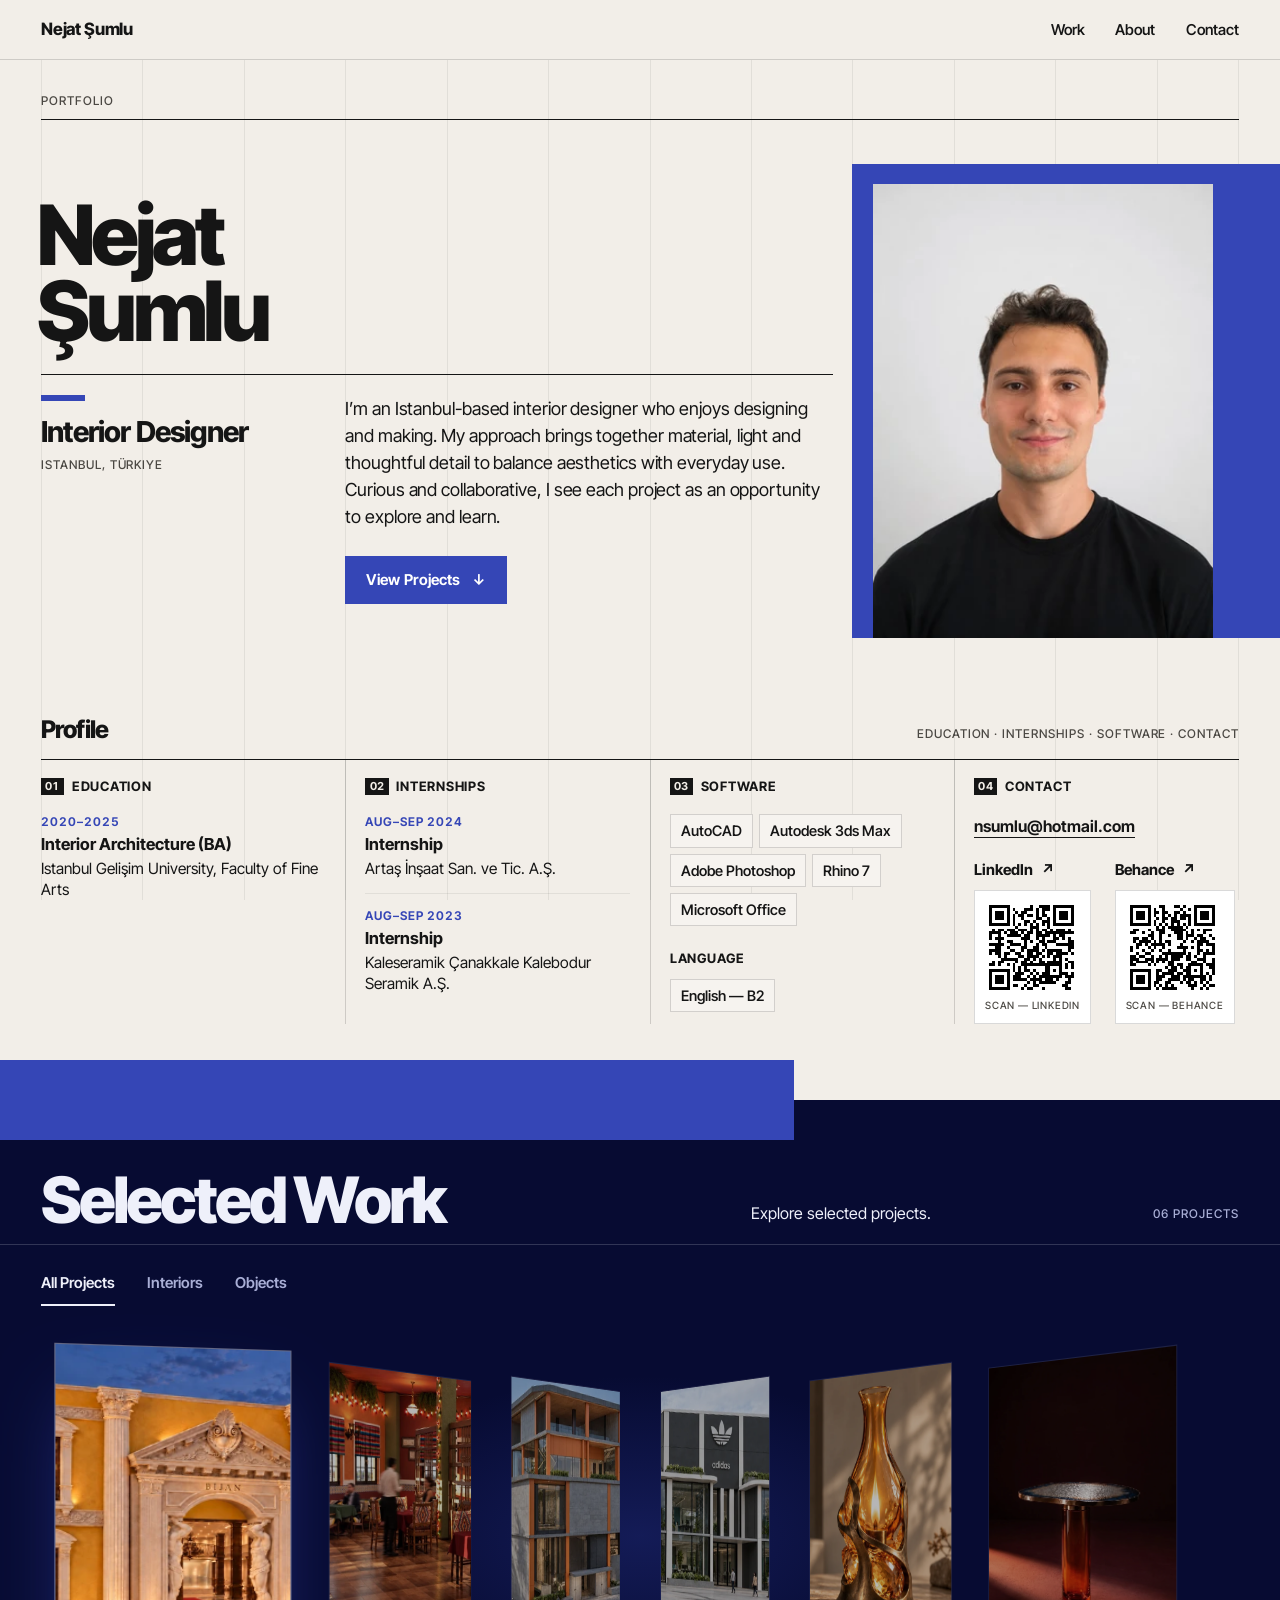
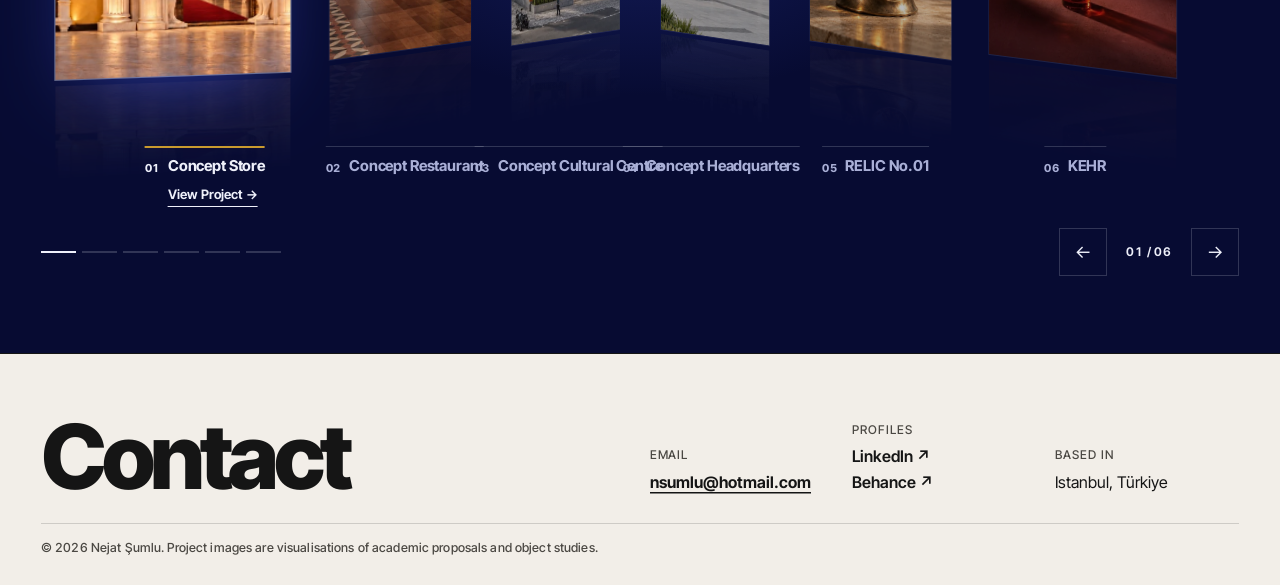
<file: index.html>
<!doctype html>
<html lang="en">
<head>
  <meta charset="utf-8">
  <meta name="viewport" content="width=device-width, initial-scale=1, viewport-fit=cover">
  <title>Nejat Şumlu — Interior Designer</title>
  <meta name="description" content="Nejat Şumlu is an Istanbul-based interior designer. Selected work: Concept Store, Concept Restaurant, Concept Cultural Centre, Concept Headquarters and RELIC No.01.">
  <meta property="og:title" content="Nejat Şumlu — Interior Designer">
  <meta property="og:description" content="Portfolio of Nejat Şumlu, interior designer based in Istanbul.">
  <meta property="og:type" content="website">
  <meta name="theme-color" content="#F2EEE8">
  <link rel="icon" href="assets/favicon.svg?v=original-2" type="image/svg+xml">
  <link rel="preload" href="assets/fonts/inter-tight-var.woff" as="font" type="font/woff" crossorigin>
  <link rel="stylesheet" href="assets/css/site.css?v=kehr-noflash-20261102">
  <script>document.documentElement.classList.add('js');</script>
</head>
<body class="page-home">
  <a class="skip-link" href="#work">Skip to projects</a>
  <div class="gridlines" aria-hidden="true"><span></span><span></span><span></span><span></span><span></span><span></span><span></span><span></span><span></span><span></span><span></span><span></span></div>

  <header class="site-header">
    <div class="wrap site-header__inner">
      <a class="wordmark" href="./" aria-label="Nejat Şumlu — home">Nejat Şumlu</a>
      <nav class="site-nav" aria-label="Primary">
        <a href="#work">Work</a>
        <a href="#about">About</a>
        <a href="#contact">Contact</a>
      </nav>
    </div>
  </header>

  <main>
    <!-- ============================================================ OPENING / CV -->
    <section class="opening" id="about" aria-labelledby="name">
      <div class="wrap opening__grid">
        <p class="opening__index meta" aria-hidden="true"><span>Portfolio</span></p>

        <h1 class="opening__name" id="name"><span class="line">Nejat</span><span class="line">Şumlu</span></h1>

        <div class="opening__lead">
          <div class="opening__role">
            <p class="role">Interior Designer</p>
            <p class="meta" data-bind="location"></p>
          </div>
          <div class="opening__intro">
            <p class="intro" data-bind="intro"></p>
            <div class="actions">
              <a class="btn btn--solid" href="#work">View Projects <span aria-hidden="true">↓</span></a>
            </div>
          </div>
        </div>

        <figure class="opening__portrait">
          <div class="portrait-block">
            <img data-bind="portrait" alt="" width="326" height="435" decoding="async" fetchpriority="high">
          </div>
        </figure>

        <div class="cv-head">
          <h2 id="cv-title">Profile</h2>
          <p class="meta">Education · Internships · Software · Contact</p>
        </div>
        <div class="cv-strip" role="group" aria-labelledby="cv-title">
          <section class="cv-col">
            <h2 class="cv-col__head"><span class="num">01</span>Education</h2>
            <ul class="cv-list" data-list="education"></ul>
          </section>
          <section class="cv-col">
            <h2 class="cv-col__head"><span class="num">02</span>Internships</h2>
            <ul class="cv-list" data-list="internships"></ul>
          </section>
          <section class="cv-col">
            <h2 class="cv-col__head"><span class="num">03</span>Software</h2>
            <ul class="cv-tags" data-list="software"></ul>
            <h2 class="cv-col__head cv-col__head--sub">Language</h2>
            <ul class="cv-tags" data-list="languages"></ul>
          </section>
          <section class="cv-col cv-col--contact" id="profiles">
            <h2 class="cv-col__head"><span class="num">04</span>Contact</h2>
            <p><a class="link-strong" data-bind="email"></a></p>
            <ul class="social" data-list="social"></ul>
          </section>
        </div>
      </div>
    </section>

    <!-- ============================================================ SELECTOR -->
    <section class="work" id="work" aria-labelledby="work-title">
      <div class="work__threshold" aria-hidden="true"><div class="work__plane"></div></div>
      <div class="wrap work__head">
        <h2 class="work__title" id="work-title">Selected Work</h2>
        <p class="work__lede">Explore selected projects.</p>
        <p class="work__count meta"><span data-bind="count"></span> <span data-count-label>projects</span></p>
      </div>
      <div class="wrap work__filters">
        <div class="project-filters" role="group" aria-label="Filter projects by discipline">
          <button type="button" data-filter="all" aria-pressed="true">All Projects</button>
          <button type="button" data-filter="interior" aria-pressed="false">Interiors</button>
          <button type="button" data-filter="object" aria-pressed="false">Objects</button>
        </div>
        <p class="sr-only" data-filter-status role="status" aria-live="polite"></p>
      </div>

      <div class="stage" data-stage>
        <div class="stage__space" data-space role="list" aria-label="Selected projects"></div>
        <ol class="stage__labels" data-labels aria-label="Project titles"></ol>
      </div>

      <div class="wrap stage__bar">
        <div class="stage__progress" data-progress aria-hidden="true"></div>
        <div class="stage__nav">
          <button class="stage__btn" type="button" data-prev aria-label="Previous project">←</button>
          <p class="stage__counter meta" aria-live="polite"><span data-current>01</span> / <span data-total>04</span></p>
          <button class="stage__btn" type="button" data-next aria-label="Next project">→</button>
        </div>
        <p class="stage__swipe meta" aria-hidden="true">Swipe for more →</p>
      </div>

    </section>
  </main>

  <footer class="site-footer" id="contact">
    <div class="wrap site-footer__grid">
      <h2 class="site-footer__big">Contact</h2>
      <div class="site-footer__col">
        <p class="meta">Email</p>
        <p><a class="link-strong" data-bind="email"></a></p>
      </div>
      <div class="site-footer__col">
        <p class="meta">Profiles</p>
        <ul class="plain" data-list="social-plain"></ul>
      </div>
      <div class="site-footer__col">
        <p class="meta">Based in</p>
        <p data-bind="location"></p>
      </div>
      <p class="site-footer__legal meta">© <span data-year></span> Nejat Şumlu. Project images are visualisations of academic proposals and object studies.</p>
    </div>
  </footer>

  <!-- Overlay used for the project-opening transition and the Concept Store entrance -->
  <div class="portal" data-portal hidden>
    <div class="portal__media" data-portal-media></div>
    <div class="portal__ui" data-portal-ui hidden>
      <p class="portal__label meta" data-portal-label></p>
      <button class="portal__skip" type="button" data-portal-skip>Skip <span aria-hidden="true">→</span></button>
    </div>
  </div>

  <script type="module" src="assets/js/home.js?v=kehr-noflash-20261102"></script>
</body>
</html>
</file>
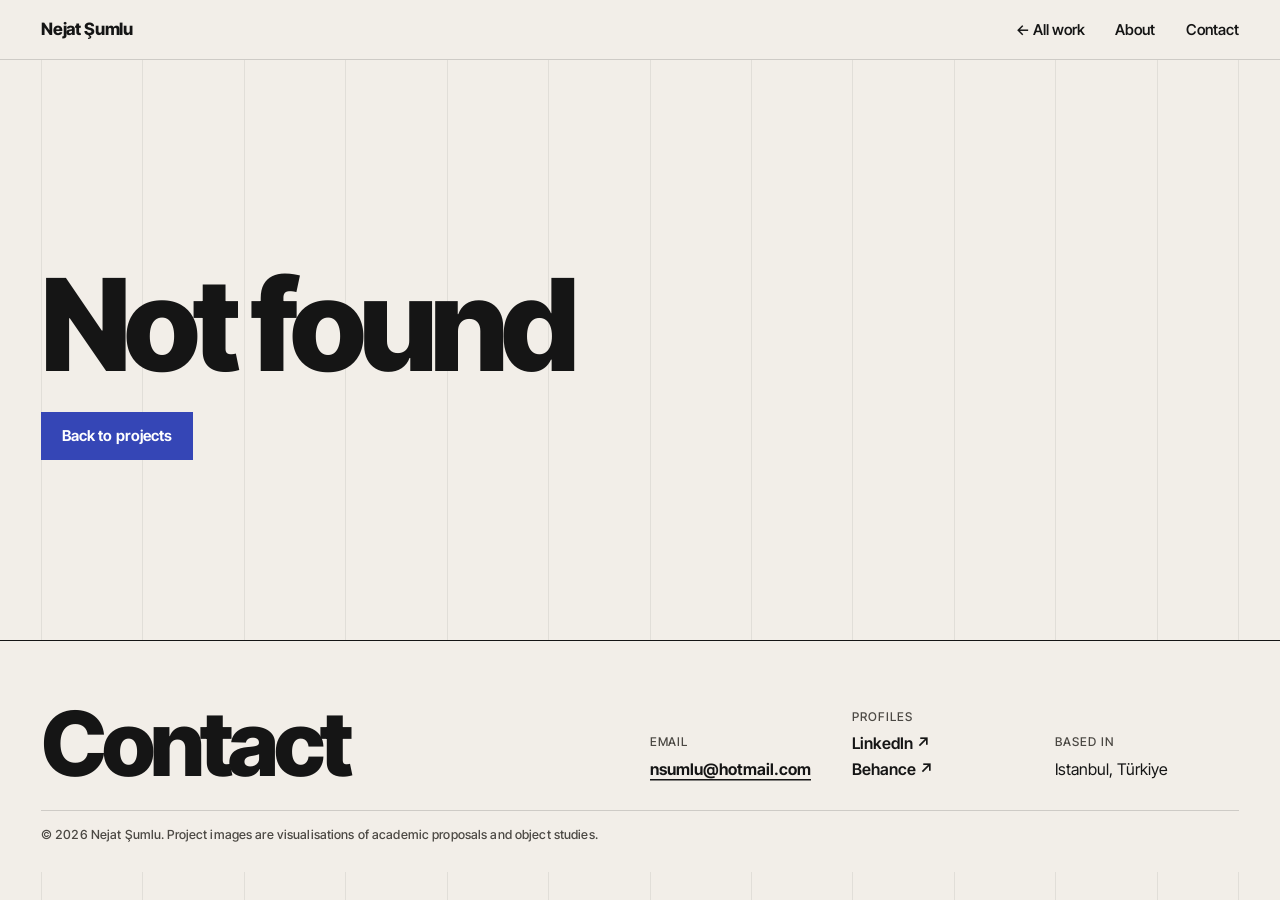
<file: project.html>
<!doctype html>
<html lang="en">
<head>
  <meta charset="utf-8">
  <meta name="viewport" content="width=device-width, initial-scale=1, viewport-fit=cover">
  <title>Project — Nejat Şumlu</title>
  <meta name="description" content="Project by Nejat Şumlu, interior designer.">
  <meta name="theme-color" content="#F2EEE8">
  <link rel="icon" href="assets/favicon.svg?v=original-2" type="image/svg+xml">
  <link rel="preload" href="assets/fonts/inter-tight-var.woff" as="font" type="font/woff" crossorigin>
  <link rel="stylesheet" href="assets/css/site.css?v=kehr-noflash-20261102">
  <script>
    document.documentElement.classList.add('js');
    // Arriving from the homepage transition: paint the same (cached) hero image in the very first frame
    try { var hs = sessionStorage.getItem('ns.heroSrc'); if (hs) document.documentElement.style.setProperty('--pending-hero', 'url("' + hs.replace(/"/g, '') + '")'); } catch (e) {}
  </script>
</head>
<body class="page-project">
  <a class="skip-link" href="#concept">Skip to project text</a>
  <div class="gridlines" aria-hidden="true"><span></span><span></span><span></span><span></span><span></span><span></span><span></span><span></span><span></span><span></span><span></span><span></span></div>

  <header class="site-header site-header--project">
    <div class="wrap site-header__inner">
      <a class="wordmark" href="./">Nejat Şumlu</a>
      <nav class="site-nav" aria-label="Primary">
        <a href="./#work" class="site-nav__back"><span aria-hidden="true">←</span> All work</a>
        <a href="./#about">About</a>
        <a href="#contact">Contact</a>
      </nav>
    </div>
  </header>

  <main data-project>
    <div class="hero-pending" aria-hidden="true"></div>
    <noscript><section class="wrap notfound"><p>This page needs JavaScript to display the project. <a href="./">Return to the homepage</a>.</p></section></noscript>
  </main>

  <footer class="site-footer" id="contact">
    <div class="wrap site-footer__grid">
      <h2 class="site-footer__big">Contact</h2>
      <div class="site-footer__col">
        <p class="meta">Email</p>
        <p><a class="link-strong" data-bind="email"></a></p>
      </div>
      <div class="site-footer__col">
        <p class="meta">Profiles</p>
        <ul class="plain" data-list="social-plain"></ul>
      </div>
      <div class="site-footer__col">
        <p class="meta">Based in</p>
        <p data-bind="location"></p>
      </div>
      <p class="site-footer__legal meta">© <span data-year></span> Nejat Şumlu. Project images are visualisations of academic proposals and object studies.</p>
    </div>
  </footer>

  <script type="module" src="assets/js/project.js?v=kehr-noflash-20261102"></script>
</body>
</html>
</file>
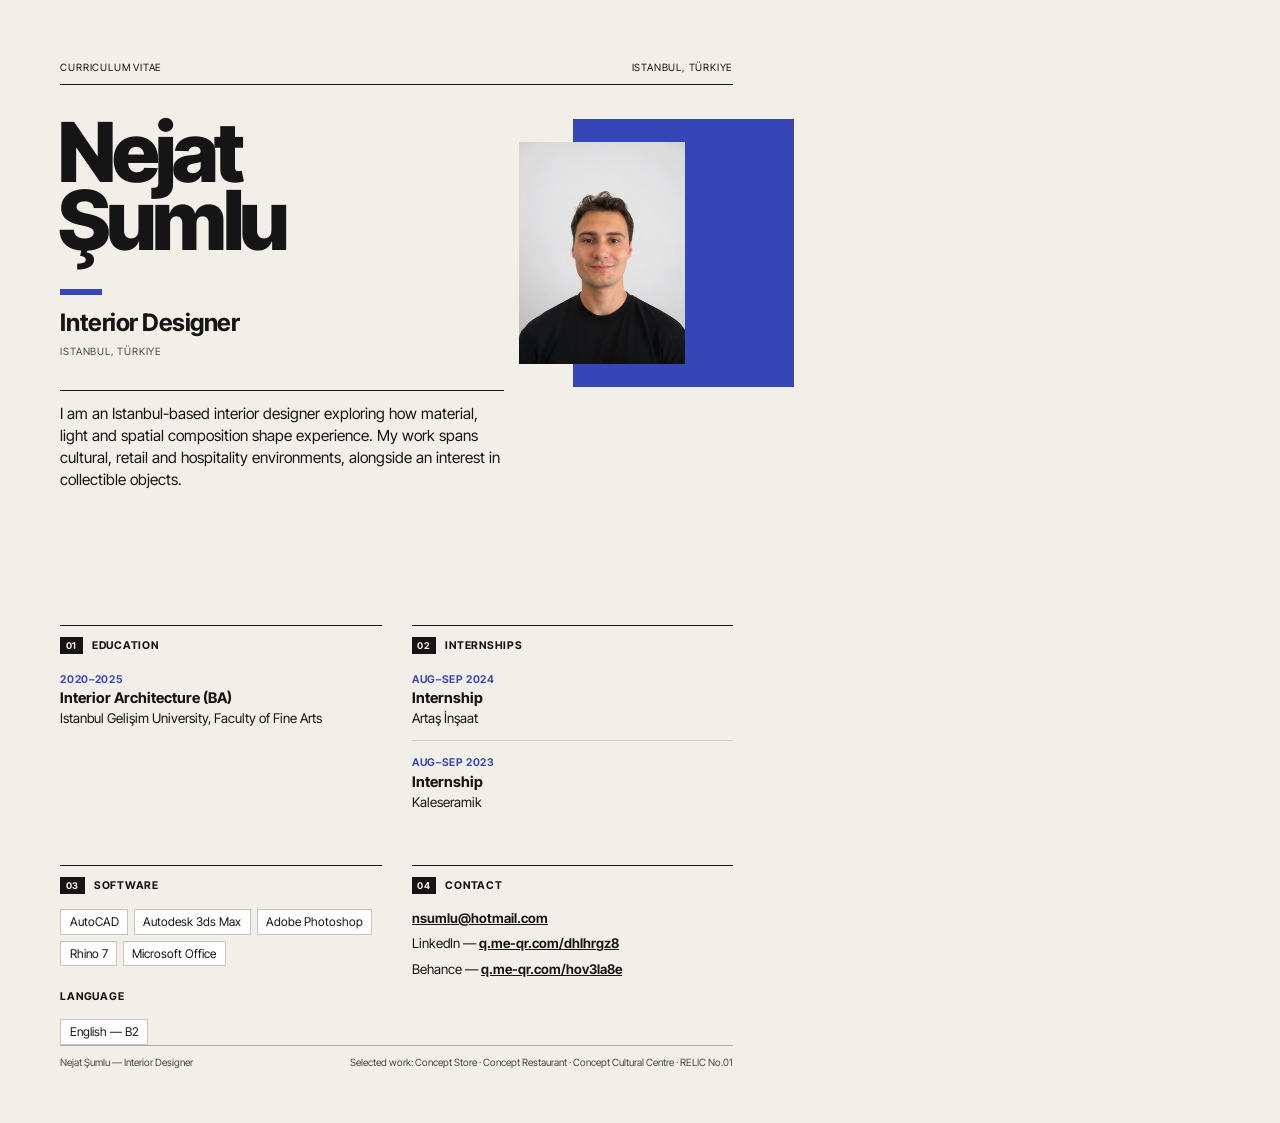
<file: tools/cv/cv.html>
<!doctype html>
<!-- Source for assets/profile/Nejat-Sumlu-CV.pdf (public CV: no address, phone or references).
     Regenerate: see README → "Updating the CV". -->
<html lang="en">
<head>
<meta charset="utf-8">
<title>Nejat Şumlu — CV</title>
<style>
  @font-face { font-family: 'Inter Tight'; src: url('../../assets/fonts/inter-tight-var.woff') format('woff'); font-weight: 100 900; }
  @page { size: A4; margin: 0; }
  * { box-sizing: border-box; margin: 0; padding: 0; }
  body { font-family: 'Inter Tight', Arial, sans-serif; color: #151515; background: #F2EEE8; width: 210mm; height: 297mm; font-size: 10pt; line-height: 1.45; -webkit-print-color-adjust: exact; print-color-adjust: exact; }
  .page { position: relative; height: 297mm; padding: 16mm 16mm 14mm; display: grid; grid-template-columns: repeat(12, 1fr); column-gap: 4mm; grid-template-rows: auto auto auto 1fr auto; overflow: hidden; }
  .top { grid-column: 1 / -1; display: flex; justify-content: space-between; border-bottom: 0.4mm solid #151515; padding-bottom: 2.5mm; font-size: 7.5pt; letter-spacing: 0.08em; text-transform: uppercase; }
  h1 { grid-column: 1 / 9; font-size: 62pt; line-height: 0.82; font-weight: 820; letter-spacing: -0.055em; margin: 9mm 0 0 -0.6mm; }
  .portrait { grid-column: 9 / 13; grid-row: 2 / 4; position: relative; margin-top: 9mm; }
  .portrait::before { content: ''; position: absolute; top: 0; bottom: -6mm; left: 25%; right: -16mm; background: #3546B6; }
  .portrait img { position: relative; width: 44mm; margin-top: 6mm; display: block; }
  .role { grid-column: 1 / 9; margin-top: 8mm; }
  .role b { display: block; font-size: 18pt; font-weight: 700; letter-spacing: -0.02em; }
  .role b::before { content: ''; display: block; width: 11mm; height: 1.5mm; background: #3546B6; margin-bottom: 3mm; }
  .role span { font-size: 7.5pt; letter-spacing: 0.08em; text-transform: uppercase; color: #4B4843; }
  .intro { grid-column: 1 / 9; margin-top: 7mm; font-size: 11.5pt; line-height: 1.45; border-top: 0.25mm solid #151515; padding-top: 3mm; }
  .cols { grid-column: 1 / -1; display: grid; grid-template-columns: 1fr 1fr; column-gap: 8mm; row-gap: 8mm; align-content: start; margin-top: 12mm; }
  section { border-top: 0.4mm solid #151515; padding-top: 3mm; }
  h2 { font-size: 8pt; letter-spacing: 0.07em; text-transform: uppercase; font-weight: 700; margin-bottom: 4mm; display: flex; align-items: center; }
  .n { display: inline-block; background: #151515; color: #F2EEE8; font-size: 7pt; padding: 0.4mm 1.4mm; margin-right: 2.5mm; }
  .item { padding-bottom: 3mm; margin-bottom: 3mm; border-bottom: 0.2mm solid rgba(21,21,21,.15); }
  .item:last-child { border: 0; }
  .y { color: #3546B6; font-weight: 650; font-size: 8pt; letter-spacing: 0.06em; text-transform: uppercase; }
  .item b { display: block; font-size: 11pt; }
  .tags { display: flex; flex-wrap: wrap; gap: 1.6mm; }
  .tags span { border: 0.2mm solid rgba(21,21,21,.25); background: #fff; padding: 0.8mm 2.2mm; font-size: 9pt; }
  .contact p { margin-bottom: 1.6mm; }
  .contact a { color: inherit; font-weight: 650; }
  .foot { grid-column: 1 / -1; border-top: 0.25mm solid rgba(21,21,21,.3); padding-top: 2.5mm; font-size: 7.5pt; color: #4B4843; display: flex; justify-content: space-between; }
</style>
</head>
<body>
<div class="page">
  <div class="top"><span>Curriculum Vitae</span><span>Istanbul, Türkiye</span></div>
  <h1>Nejat<br>Şumlu</h1>
  <div class="portrait"><img src="../../assets/profile/portrait-326.webp" alt="Portrait of Nejat Şumlu"></div>
  <div class="role"><b>Interior Designer</b><span>Istanbul, Türkiye</span></div>
  <p class="intro">I am an Istanbul-based interior designer exploring how material, light and spatial composition shape experience. My work spans cultural, retail and hospitality environments, alongside an interest in collectible objects.</p>
  <div class="cols">
    <section>
      <h2><span class="n">01</span>Education</h2>
      <div class="item"><span class="y">2020–2025</span><b>Interior Architecture (BA)</b>Istanbul Gelişim University, Faculty of Fine Arts</div>
    </section>
    <section>
      <h2><span class="n">02</span>Internships</h2>
      <div class="item"><span class="y">Aug–Sep 2024</span><b>Internship</b>Artaş İnşaat</div>
      <div class="item"><span class="y">Aug–Sep 2023</span><b>Internship</b>Kaleseramik</div>
    </section>
    <section>
      <h2><span class="n">03</span>Software</h2>
      <div class="tags"><span>AutoCAD</span><span>Autodesk 3ds Max</span><span>Adobe Photoshop</span><span>Rhino 7</span><span>Microsoft Office</span></div>
      <h2 style="margin-top:6mm">Language</h2>
      <div class="tags"><span>English — B2</span></div>
    </section>
    <section class="contact">
      <h2><span class="n">04</span>Contact</h2>
      <p><a href="mailto:nsumlu@hotmail.com">nsumlu@hotmail.com</a></p>
      <p>LinkedIn — <a href="https://q.me-qr.com/dhlhrgz8">q.me-qr.com/dhlhrgz8</a></p>
      <p>Behance — <a href="https://q.me-qr.com/hov3la8e">q.me-qr.com/hov3la8e</a></p>
    </section>
  </div>
  <div class="foot"><span>Nejat Şumlu — Interior Designer</span><span>Selected work: Concept Store · Concept Restaurant · Concept Cultural Centre · RELIC No.01</span></div>
</div>
</body>
</html>
</file>
<file: assets/css/site.css>
/* ==========================================================================
   Nejat Şumlu — portfolio
   Editorial grid (ref. 1) · spatial selector (ref. 2) · neo-grotesk type (ref. 3)
   ========================================================================== */

@font-face {
  font-family: 'Inter Tight';
  src: url('../fonts/inter-tight-var.woff') format('woff');
  font-weight: 100 900;
  font-style: normal;
  font-display: swap;
}

/* Cross-document transitions (where supported): pages blend instead of blanking.
   The Concept Store video ends on the same frame the store page opens with. */
@view-transition { navigation: auto; }
::view-transition-old(root), ::view-transition-new(root) { animation-duration: 260ms; animation-timing-function: ease-out; }

:root {
  --paper: #F2EEE8;
  --paper-2: #E7E0D5;
  --sheet: #FFFFFF;
  --ink: #151515;
  --ink-2: #4B4843;
  --rule: rgba(21, 21, 21, 0.16);
  --rule-soft: rgba(21, 21, 21, 0.07);
  --cobalt: #3546B6;
  --cobalt-2: #2A389A;
  --navy: #070B32;
  --navy-2: #10174A;
  --on-navy: #EEF0FA;
  --on-navy-2: #A9AFD6;
  --on-navy-rule: rgba(238, 240, 250, 0.18);
  --focus: #3546B6;
  --accent: var(--cobalt);

  --gutter: clamp(16px, 3.2vw, 56px);
  --gap: clamp(12px, 1.5vw, 24px);
  --header-h: 60px;

  --font: 'Inter Tight', 'Helvetica Neue', Helvetica, Arial, system-ui, sans-serif;
  --ease: cubic-bezier(0.2, 0.7, 0.1, 1);
  --ease-io: cubic-bezier(0.65, 0, 0.15, 1);
}

*, *::before, *::after { box-sizing: border-box; }
[hidden] { display: none !important; }
.sr-only { position: absolute; width: 1px; height: 1px; padding: 0; margin: -1px; overflow: hidden; clip-path: inset(50%); white-space: nowrap; border: 0; }
html { -webkit-text-size-adjust: 100%; scroll-behavior: smooth; scroll-padding-top: var(--header-h); }
html.is-locked { overflow: hidden; }
body {
  margin: 0;
  background: var(--paper);
  color: var(--ink);
  font-family: var(--font);
  font-size: 17px;
  line-height: 1.6;
  font-feature-settings: 'kern', 'calt';
  -webkit-font-smoothing: antialiased;
  text-rendering: optimizeLegibility;
  overflow-x: hidden;
}
img, video { display: block; max-width: 100%; height: auto; }
a { color: inherit; }
button { font: inherit; color: inherit; }
h1, h2, h3, p, ul, ol, dl, dd, figure { margin: 0; }
ul, ol { padding: 0; list-style: none; }

:focus-visible { outline: 2px solid var(--focus); outline-offset: 3px; }
.work :focus-visible, .p-next :focus-visible, .portal :focus-visible { outline-color: #A9B6FF; }

.skip-link { position: absolute; left: 8px; top: -60px; z-index: 2000; background: var(--ink); color: var(--paper); padding: 10px 14px; text-decoration: none; }
.skip-link:focus { top: 8px; }

.wrap { width: 100%; padding-inline: var(--gutter); margin-inline: auto; max-width: 1760px; }

.meta {
  font-size: 12px;
  line-height: 1.35;
  font-weight: 500;
  letter-spacing: 0.08em;
  text-transform: uppercase;
  font-feature-settings: 'tnum', 'case';
}
.num {
  display: inline-grid; place-items: center;
  min-width: 2.1em; height: 1.55em; padding: 0 0.35em; margin-right: 0.7em;
  font-size: 11px; font-weight: 700; letter-spacing: 0.04em; line-height: 1;
  font-feature-settings: 'tnum';
  background: var(--ink); color: var(--paper);
  vertical-align: 0.2em;
}

/* --------------------------------------------------------------------------
   Background structure: fixed column rules (static, never animated)
   -------------------------------------------------------------------------- */
.gridlines {
  position: fixed; inset: 0; z-index: 0; pointer-events: none;
  display: grid; grid-template-columns: repeat(12, 1fr); column-gap: var(--gap);
  padding-inline: var(--gutter); max-width: 1760px; margin-inline: auto;
}
.gridlines span { border-left: 1px solid var(--rule-soft); }
.gridlines span:last-child { border-right: 1px solid var(--rule-soft); }
main, .site-footer { position: relative; z-index: 1; }

/* --------------------------------------------------------------------------
   Header
   -------------------------------------------------------------------------- */
.site-header {
  position: sticky; top: 0; z-index: 50;
  height: var(--header-h);
  background: var(--paper);
  border-bottom: 1px solid var(--rule);
}
.site-header--project { position: fixed; left: 0; right: 0; }
.site-header__inner { height: 100%; display: flex; align-items: center; justify-content: space-between; gap: 24px; }
.wordmark { font-weight: 750; font-size: 17px; letter-spacing: -0.01em; text-decoration: none; }
.site-nav { display: flex; gap: clamp(14px, 2.4vw, 36px); }
.site-nav a { text-decoration: none; font-size: 15px; font-weight: 550; position: relative; padding-block: 6px; }
.site-nav a::after { content: ''; position: absolute; left: 0; right: 100%; bottom: 0; height: 2px; background: var(--cobalt); transition: right 240ms var(--ease); }
.site-nav a:hover::after, .site-nav a:focus-visible::after { right: 0; }

/* --------------------------------------------------------------------------
   Buttons and links
   -------------------------------------------------------------------------- */
.btn {
  display: inline-flex; align-items: center; gap: 12px;
  min-height: 48px; padding: 0 20px;
  font-size: 15px; font-weight: 650; letter-spacing: 0.005em; text-decoration: none;
  border: 1.5px solid var(--ink); transition: background 220ms, color 220ms, border-color 220ms;
}
.btn--solid { background: var(--cobalt); border-color: var(--cobalt); color: #fff; }
.btn--solid:hover { background: var(--navy); border-color: var(--navy); }
.btn--line:hover { background: var(--ink); color: var(--paper); }
.btn__note { font-size: 11px; font-weight: 600; letter-spacing: 0.08em; opacity: 0.7; }
.link-strong { font-weight: 650; text-decoration: none; background: linear-gradient(currentColor, currentColor) 0 100% / 100% 1.5px no-repeat; padding-bottom: 2px; transition: background-size 240ms var(--ease); }
.link-strong:hover { background-size: 0 1.5px; background-position: 100% 100%; }
.txt-btn { background: none; border: 0; padding: 0; cursor: pointer; font-size: 14px; font-weight: 650; text-decoration: underline; text-underline-offset: 4px; text-decoration-thickness: 1.5px; }
.txt-btn:hover { color: var(--cobalt); }

/* ==========================================================================
   OPENING — CV and identity
   Name and lead form one block (cols 1–8); the portrait sits in a cobalt
   plate (cols 9–12, bleeding to the edge) as in the catalogue reference.
   ========================================================================== */
.opening { padding-block: clamp(20px, 2.6vw, 40px) clamp(56px, 6vw, 100px); position: relative; overflow-x: clip; } /* clip only the cobalt bleed sideways; height always grows with content */
.opening__grid {
  --name-size: clamp(64px, 13vw, 228px);
  display: grid; grid-template-columns: repeat(12, 1fr); column-gap: var(--gap);
  grid-template-areas:
    'idx idx idx idx idx idx idx idx idx idx idx idx'
    'nam nam nam nam nam nam nam nam por por por por'
    'led led led led led led led led por por por por'
    'cvh cvh cvh cvh cvh cvh cvh cvh cvh cvh cvh cvh'
    'cv  cv  cv  cv  cv  cv  cv  cv  cv  cv  cv  cv';
}
.opening__index { grid-area: idx; display: flex; justify-content: space-between; color: var(--ink-2); padding-bottom: 10px; border-bottom: 1px solid var(--ink); }
.opening__name {
  grid-area: nam; align-self: end;
  font-size: calc(var(--name-size) * 0.5);
  /* generous leading + bottom room so the Ş cedilla never touches the rule below */
  line-height: 0.9; font-weight: 820; letter-spacing: -0.052em;
  margin: clamp(28px, 3.4vw, 56px) 0 0 -0.045em;
  padding-bottom: calc(var(--name-size) * 0.15);
}
.opening__name .line { display: block; }
.opening__name .line + .line { margin-top: 0.02em; }

.opening__lead {
  grid-area: led; align-self: start;
  display: grid; grid-template-columns: repeat(8, 1fr); column-gap: var(--gap);
  border-top: 1px solid var(--ink); padding-top: 20px;
}
.opening__role { grid-column: 1 / 4; }
.role { font-size: clamp(24px, 2.25vw, 38px); line-height: 1.02; font-weight: 750; letter-spacing: -0.028em; margin-bottom: 10px; }
.role::before { content: ''; display: block; width: 44px; height: 6px; background: var(--cobalt); margin-bottom: 16px; }
.opening__role .meta { color: var(--ink-2); }
.opening__intro { grid-column: 4 / 9; }
.intro { font-size: clamp(18px, 1.4vw, 22px); line-height: 1.5; letter-spacing: -0.005em; max-width: 34em; margin-bottom: 26px; }
.actions { display: flex; flex-wrap: wrap; gap: 12px; }

.opening__portrait { grid-area: por; position: relative; margin-top: clamp(28px, 3.4vw, 56px); }
.portrait-block {
  position: relative; height: 100%;
  margin-right: calc(-1 * var(--gutter));         /* bleed to the page edge */
  background: var(--cobalt); color: #fff;
  display: grid; grid-template-columns: minmax(0, 1fr) clamp(44px, 4vw, 64px); grid-template-rows: auto 1fr;
  min-height: 100%;
}
.portrait-block img {
  grid-column: 1; grid-row: 1;
  width: calc(100% - clamp(16px, 1.6vw, 24px)); max-width: 340px; aspect-ratio: 326 / 435; object-fit: cover;
  margin: clamp(16px, 1.6vw, 24px) 0 0 clamp(16px, 1.6vw, 24px);
}
.portrait-block__v {
  grid-column: 2; grid-row: 1 / 3; justify-self: center; align-self: start;
  writing-mode: vertical-rl; margin-top: clamp(16px, 1.6vw, 24px);
  font-size: 12px; font-weight: 650; letter-spacing: 0.12em; text-transform: uppercase; white-space: nowrap;
}
.portrait-block__cap {
  grid-column: 1; grid-row: 2; align-self: end;
  display: grid; grid-template-columns: auto 1fr; gap: 12px; align-items: start;
  margin: 18px 0 clamp(16px, 1.6vw, 24px) clamp(16px, 1.6vw, 24px); padding-top: 12px;
  border-top: 1px solid rgba(255, 255, 255, 0.45);
  font-size: 13px; line-height: 1.4; font-weight: 550; color: #E6E9FF;
}
.portrait-block__n { font-size: 11px; font-weight: 750; letter-spacing: 0.06em; border: 1px solid currentColor; padding: 1px 5px; }

.cv-head { grid-area: cvh; display: flex; justify-content: space-between; align-items: baseline; gap: 16px; margin-top: clamp(48px, 5.6vw, 88px); padding-bottom: 10px; }
.cv-head h2 { font-size: clamp(22px, 1.9vw, 30px); font-weight: 780; letter-spacing: -0.025em; }
.cv-head .meta { color: var(--ink-2); }
.cv-strip {
  grid-area: cv; margin-top: 0;
  display: grid; grid-template-columns: repeat(4, 1fr); column-gap: var(--gap);
  border-top: 1px solid var(--ink);
}
.cv-col { padding: 16px 0 0; }
.cv-col + .cv-col { padding-left: var(--gap); border-left: 1px solid var(--rule); }
.cv-col__head { font-size: 13px; font-weight: 700; letter-spacing: 0.06em; text-transform: uppercase; margin-bottom: 18px; display: flex; align-items: center; }
.cv-col__head--sub { margin-top: 22px; margin-bottom: 10px; }
.cv-list li { display: grid; gap: 2px; padding-bottom: 14px; margin-bottom: 14px; border-bottom: 1px solid var(--rule-soft); font-size: 15.5px; line-height: 1.4; }
.cv-list li:last-child { border-bottom: 0; margin-bottom: 0; }
.cv-list strong { font-weight: 700; font-size: 16.5px; }
.cv-list__years { color: var(--cobalt); font-weight: 650; }
.cv-tags { display: flex; flex-wrap: wrap; gap: 6px; }
.cv-tags li { font-size: 14.5px; font-weight: 550; padding: 4px 10px; border: 1px solid var(--rule); background: color-mix(in srgb, var(--paper) 70%, #fff); }
.cv-col--contact > p { margin-bottom: 16px; font-size: 16px; }
.social { display: grid; grid-template-columns: 1fr 1fr; gap: 16px; }
.social__link { display: inline-flex; gap: 8px; font-weight: 700; font-size: 15px; text-decoration: none; margin-bottom: 8px; }
.social__link:hover span:first-child { text-decoration: underline; text-underline-offset: 4px; }
.qr { background: #fff; padding: 10px; border: 1px solid var(--rule); width: fit-content; }
.qr img { width: 92px; height: 92px; image-rendering: pixelated; }
.qr figcaption { margin-top: 6px; font-size: 10px; color: var(--ink-2); }

/* ==========================================================================
   WORK — spatial project selector (reference 2: planes in a receding corridor)
   ========================================================================== */
@property --x  { syntax: '<length>'; inherits: false; initial-value: 0px; }
@property --z  { syntax: '<length>'; inherits: false; initial-value: 0px; }
@property --ry { syntax: '<angle>';  inherits: false; initial-value: 0deg; }

.work { position: relative; background: var(--navy); color: var(--on-navy); padding-bottom: clamp(48px, 6vw, 96px); isolation: isolate; overflow-x: clip; }
.work__threshold { position: absolute; left: 0; right: 0; top: 0; height: 0; z-index: 2; }
.work__plane {
  position: absolute; left: 0; top: -40px; height: 80px; width: 62%;
  background: var(--cobalt); transform-origin: left center;
}
.js .work__plane { transform: scaleX(0.18); transition: transform 900ms var(--ease); }
.js .work.is-in .work__plane { transform: scaleX(1); }
.work__head {
  display: grid; grid-template-columns: repeat(12, 1fr); column-gap: var(--gap); align-items: end;
  padding-top: clamp(64px, 5.6vw, 96px); padding-bottom: 16px; position: relative; z-index: 3;
  border-bottom: 1px solid var(--on-navy-rule);
}
.work__title { grid-column: 1 / 8; font-size: clamp(44px, 5vw, 88px); line-height: 0.88; font-weight: 820; letter-spacing: -0.05em; }
.work__lede { grid-column: 8 / 11; font-size: clamp(16px, 1.25vw, 19px); line-height: 1.4; color: var(--on-navy); padding-bottom: 4px; }
.work__count { grid-column: 11 / 13; justify-self: end; color: var(--on-navy-2); padding-bottom: 6px; }
.work__filters { padding-top: 20px; padding-bottom: 8px; }
.project-filters { display: flex; gap: clamp(18px, 2.5vw, 36px); flex-wrap: wrap; }
.project-filters button { border: 0; border-bottom: 2px solid transparent; padding: 6px 0 9px; background: transparent; color: var(--on-navy-2); font-size: 15px; font-weight: 600; cursor: pointer; }
.project-filters button:hover, .project-filters button[aria-pressed="true"] { color: var(--on-navy); border-bottom-color: var(--on-navy); }
.project-filters button:focus-visible { outline: 2px solid #A9B6FF; outline-offset: 5px; }
.stage__btn:disabled { opacity: .35; cursor: default; }
.stage__btn:disabled:hover { background: transparent; border-color: var(--on-navy-rule); }

/* the scene */
.stage {
  --pw: clamp(190px, 18.5vw, 330px);
  position: relative; height: calc(var(--pw) * 1.5 + 190px);
  margin-top: clamp(8px, 1vw, 16px);
  /* one restrained, static light at the vanishing point */
  background: radial-gradient(ellipse 34% 46% at 50% 42%, rgba(53, 70, 182, 0.28), transparent 70%);
}
.stage__space { position: absolute; inset: 0 0 96px; perspective: 1100px; perspective-origin: 50% 45%; transform-style: preserve-3d; pointer-events: none; }
.plane {
  --x: 0px; --z: 0px; --ry: 0deg;
  position: absolute; left: 50%; top: 46%; width: var(--pw); aspect-ratio: 2 / 3;
  margin: calc(var(--pw) * -0.75) 0 0 calc(var(--pw) * -0.5);
  transform: translate3d(var(--x), 0, var(--z)) rotateY(var(--ry));
  transition: --x 600ms var(--ease), --z 600ms var(--ease), --ry 600ms var(--ease), filter 500ms, box-shadow 500ms;
  pointer-events: auto;
  background: var(--navy-2);
  box-shadow: 0 0 0 1px rgba(238, 240, 250, 0.14);
  filter: brightness(0.72) saturate(0.9);
  -webkit-box-reflect: below 6px linear-gradient(transparent 72%, rgba(255, 255, 255, 0.10));
}
.stage.no-anim .plane { transition: none; }
.plane__img { position: absolute; inset: 0; overflow: hidden; }
.plane__img img { width: 100%; height: 100%; object-fit: cover; }
.plane.is-active { filter: none; box-shadow: 0 0 0 1px rgba(238, 240, 250, 0.4), 0 30px 70px -24px rgba(53, 70, 182, 0.75); }
.plane:not(.is-active):hover { filter: brightness(0.9); }
.plane__hit, .plane__select { position: absolute; inset: 0; z-index: 2; }
.plane__hit { display: none; }
.plane.is-active .plane__hit { display: block; }
.plane.is-active .plane__select { display: none; }
.plane__select { width: 100%; height: 100%; padding: 0; border: 0; background: transparent; cursor: pointer; }
.plane__select:focus-visible { outline: 3px solid #A9B6FF; outline-offset: 5px; }
.plane__mlabel { display: none; }

/* flat labels beneath the projected centre of each plane */
.stage__labels { position: absolute; left: 0; right: 0; bottom: 0; height: 96px; margin: 0; }
.lbl {
  --lx: 0px;
  position: absolute; left: 50%; top: 18px; width: max-content; max-width: calc(var(--pw) * 1.1);
  transform: translateX(calc(-50% + var(--lx)));
  display: grid; grid-template-columns: auto auto; column-gap: 8px; row-gap: 6px; justify-items: start;
  color: var(--on-navy-2); cursor: pointer; transition: color 300ms;
  padding-top: 10px; border-top: 1px solid var(--on-navy-rule);
}
.lbl__num { font-size: 11px; font-weight: 750; letter-spacing: 0.06em; font-feature-settings: 'tnum'; padding-top: 3px; }
.lbl__title { font-size: 15px; font-weight: 700; letter-spacing: -0.01em; line-height: 1.2; }
.lbl__open { grid-column: 2; display: none; font-size: 13px; font-weight: 650; text-decoration: none; border-bottom: 1px solid currentColor; padding-bottom: 1px; }
.lbl.is-active { color: var(--on-navy); border-top: 2px solid var(--accent); padding-top: 9px; }
.lbl.is-active .lbl__open { display: inline-block; }
.lbl__open:focus-visible { outline: 2px solid #A9B6FF; outline-offset: 4px; }
.lbl:not(.is-active):hover { color: var(--on-navy); }

.stage__bar { display: flex; align-items: center; justify-content: space-between; gap: 20px; margin-top: 4px; }
.stage__progress { display: flex; gap: 6px; flex: 0 1 240px; }
.stage__progress span { flex: 1; height: 2px; background: var(--on-navy-rule); transition: background 300ms; }
.stage__progress span.is-on { background: var(--on-navy); }
.stage__nav { display: flex; align-items: center; gap: 10px; }
.stage__counter { min-width: 64px; text-align: center; color: var(--on-navy); font-weight: 650; }
.stage__btn { width: 48px; height: 48px; border: 1px solid var(--on-navy-rule); background: transparent; color: var(--on-navy); cursor: pointer; font-size: 18px; transition: background 200ms, border-color 200ms; }
.stage__btn:hover { background: var(--cobalt); border-color: var(--cobalt); }
.stage__swipe { display: none; color: var(--on-navy-2); }

.project-index ol { display: grid; grid-template-columns: repeat(auto-fit, minmax(200px, 1fr)); column-gap: var(--gap); margin-top: clamp(28px, 3.4vw, 48px); }
.project-index a { display: grid; grid-template-columns: auto 1fr; grid-template-areas: 'n t' '. c'; row-gap: 4px; padding: 16px 0 6px; text-decoration: none; border-top: 1px solid var(--on-navy-rule); color: var(--on-navy-2); transition: color 220ms, border-color 220ms; position: relative; }
.project-index a::before { content: ''; position: absolute; left: 0; top: -1px; height: 3px; width: 0; background: var(--on-navy); transition: width 400ms var(--ease); }
.project-index a[aria-current]::before, .project-index a:hover::before { width: 100%; }
.project-index a[aria-current], .project-index a:hover { color: var(--on-navy); }
.project-index .num { grid-area: n; background: transparent; color: inherit; border: 1px solid currentColor; }
.project-index__title { grid-area: t; font-size: 19px; font-weight: 700; letter-spacing: -0.015em; line-height: 1.2; }
.project-index .meta { grid-area: c; }

/* ---- Portal: project opening and Concept Store entrance */
.portal { position: fixed; inset: 0; z-index: 1000; pointer-events: none; }
.portal.is-open { pointer-events: auto; }
.portal__media { position: absolute; overflow: hidden; background: var(--navy); transition: left 720ms var(--ease-io), top 720ms var(--ease-io), width 720ms var(--ease-io), height 720ms var(--ease-io); }
.portal__img, .portal__video { position: absolute; inset: 0; width: 100%; height: 100%; object-fit: cover; }
.portal__video { opacity: 0; transition: opacity 160ms linear; }
.portal__video.is-playing { opacity: 1; }
.portal__bridge { position: absolute; max-width: none; transform-origin: 0 0; opacity: 0; transition: opacity 450ms ease-out; }
.portal__bridge.is-in { opacity: 1; }
.portal__bridge.is-settling { transition: opacity 450ms ease-out, transform 600ms var(--ease); }
.portal__ui { position: absolute; left: var(--gutter); right: var(--gutter); bottom: calc(20px + env(safe-area-inset-bottom)); display: flex; justify-content: space-between; align-items: end; gap: 16px; }
.portal__label { background: var(--ink); color: var(--paper); padding: 9px 12px; }
.portal__skip { min-height: 48px; padding: 0 22px; background: var(--paper); color: var(--ink); border: 0; font-weight: 700; font-size: 15px; cursor: pointer; }
.portal__skip:hover { background: #fff; }

/* ==========================================================================
   PROJECT PAGE
   ========================================================================== */
/* static first-frame stand-in until project.js renders the page (same image when arriving) */
.hero-pending { height: 100vh; height: 100svh; background: var(--pending-hero, none) center / cover no-repeat, var(--navy); }
.p-hero { position: relative; height: 100vh; height: 100svh; min-height: 520px; overflow: hidden; background: var(--navy); }
.p-hero__media { position: absolute; inset: 0; }
.p-hero__media img { width: 100%; height: 100%; object-fit: cover; object-position: var(--pos, center); }
.p-hero__plate {
  position: absolute; left: var(--gutter); bottom: var(--gutter); z-index: 2;
  max-width: min(560px, calc(100% - 2 * var(--gutter)));
  background: var(--paper); padding: 14px 20px 16px;
  border-top: 4px solid var(--accent);
}
.p-hero__kicker { display: flex; align-items: center; margin-bottom: 8px; color: var(--ink-2); }
.p-hero__title { font-size: clamp(32px, 3.8vw, 64px); line-height: 0.92; font-weight: 820; letter-spacing: -0.048em; margin-left: -0.03em; }

/* intro strip: numbered metadata under the hero (ref. 1 information columns) */
.p-intro { display: grid; grid-template-columns: repeat(12, 1fr); column-gap: var(--gap); padding-block: clamp(28px, 3vw, 48px) 0; }
.p-intro > * { border-top: 1px solid var(--ink); padding-top: 14px; }
.p-intro__n { grid-column: 1 / 4; display: flex; align-items: baseline; gap: 10px; }
.p-intro__big { font-size: clamp(56px, 6vw, 104px); font-weight: 820; letter-spacing: -0.06em; line-height: 0.8; color: var(--accent); font-feature-settings: 'tnum'; }
.p-intro__lede { grid-column: 4 / 10; font-size: clamp(24px, 2.4vw, 40px); line-height: 1.15; font-weight: 650; letter-spacing: -0.028em; max-width: 18em; }
.p-intro__meta { grid-column: 10 / 13; display: grid; gap: 12px; align-content: start; }
.p-intro__meta dt { color: var(--ink-2); margin-bottom: 2px; }
.p-intro__meta dd { font-size: 15px; line-height: 1.4; }

/* entrance choreography: content arrives after the image is settled */
.js .p-hero__plate { opacity: 0; transform: translateY(18px); transition: opacity 450ms var(--ease), transform 600ms var(--ease); }
.js .is-ready .p-hero__plate { opacity: 1; transform: none; }
.js .is-arrived .p-hero__plate { transition-delay: 250ms; }
.js .is-direct .p-hero__media img { animation: hero-in 700ms var(--ease) both; }
@keyframes hero-in { from { opacity: 0; transform: scale(1.02); } to { opacity: 1; transform: none; } }

.side-label { grid-column: 1 / 4; font-size: 13px; font-weight: 750; letter-spacing: 0.07em; text-transform: uppercase; display: flex; align-items: flex-start; padding-top: 14px; border-top: 1px solid var(--ink); align-self: start; }
.side-label .num { background: var(--accent); color: #fff; }
.h-section { font-size: clamp(40px, 5.6vw, 96px); line-height: 0.9; font-weight: 820; letter-spacing: -0.05em; display: flex; align-items: flex-start; }
.h-section .num { margin-top: 0.35em; background: #fff; color: var(--cobalt); }

.p-concept { display: grid; grid-template-columns: repeat(12, 1fr); column-gap: var(--gap); padding-block: clamp(64px, 8vw, 140px) clamp(40px, 5vw, 80px); position: relative; }
.ghost-num {
  position: absolute; right: -0.14em; top: clamp(40px, 6vw, 110px); z-index: -1;
  font-size: clamp(200px, 26vw, 480px); font-weight: 850; line-height: 0.75; letter-spacing: -0.07em;
  color: var(--paper-2); pointer-events: none; user-select: none;
}
.page-project main { overflow-x: clip; }
.p-concept__body { grid-column: 4 / 12; display: grid; grid-template-columns: 1fr 1fr; column-gap: calc(var(--gap) * 2); row-gap: 20px; border-top: 1px solid var(--ink); padding-top: 14px; }
.p-concept__body p { font-size: 17.5px; line-height: 1.65; max-width: 34em; }
.p-concept__first { grid-column: 1 / -1; font-size: clamp(19px, 1.6vw, 24px) !important; line-height: 1.45 !important; font-weight: 500; letter-spacing: -0.01em; max-width: 34em !important; margin-bottom: 8px; }

.p-facts { display: grid; grid-template-columns: repeat(12, 1fr); column-gap: var(--gap); padding-block: clamp(40px, 5vw, 80px); }
.facts { grid-column: 4 / 13; display: grid; grid-template-columns: 1fr 1fr; column-gap: calc(var(--gap) * 2); border-top: 1px solid var(--ink); }
.facts__row { display: grid; grid-template-columns: minmax(110px, 0.42fr) 1fr; gap: 16px; padding: 13px 0; border-bottom: 1px solid var(--rule); }
.facts dt { font-size: 12px; font-weight: 650; letter-spacing: 0.07em; text-transform: uppercase; color: var(--ink-2); padding-top: 3px; }
.facts dd { font-size: 16px; line-height: 1.45; }
.facts--compact { grid-template-columns: 1fr; border-top: 0; }

.p-views { display: grid; grid-template-columns: repeat(12, 1fr); column-gap: var(--gap); padding-block: clamp(40px, 6vw, 100px); }
.p-views > .side-label { margin-bottom: clamp(28px, 4vw, 56px); }
.v-row { grid-column: 1 / -1; display: grid; grid-template-columns: repeat(12, 1fr); column-gap: var(--gap); margin-bottom: clamp(56px, 8vw, 140px); align-items: start; }
.v-row--full > .v-fig { grid-column: 1 / -1; }
.v-row--contained > .v-fig, .v-row--contained-feature > .v-fig { grid-column: 1 / -1; width: 100%; max-width: 960px; justify-self: center; }
.v-row--contained-feature > .v-fig { max-width: 1040px; }
@media (min-width: 761px) {
  .v-row.v-row--bar > .v-fig:first-child { grid-column: 1 / -1; }
  .v-row.v-row--bar > .v-fig:last-child { grid-column: 5 / 13; margin-top: 48px; }
  .v-row--contained > .v-fig { grid-column: 2 / 11; max-width: none; width: calc(100% + var(--gap)); justify-self: start; }
  .v-row--contained:nth-child(even) > .v-fig { grid-column: 3 / 12; }
  .v-row--contained-feature > .v-fig { grid-column: 2 / 12; max-width: none; width: calc(100% + var(--gap)); justify-self: start; }
}
.v-row--pair-even > .v-fig:first-child { grid-column: 1 / 7; }
.v-row--pair-even > .v-fig:last-child { grid-column: 7 / 13; }
@media (max-width: 760px) { .v-row--pair-even > .v-fig:first-child, .v-row--pair-even > .v-fig:last-child { grid-column: 1 / -1; margin-top: 0; margin-bottom: 28px; } }
.v-row--pair > .v-fig:first-child { grid-column: 1 / 8; }
.v-row--pair > .v-fig:last-child { grid-column: 9 / 13; margin-top: clamp(80px, 14vw, 260px); }
.v-row--trio > .v-fig:nth-child(1) { grid-column: 1 / 5; }
.v-row--trio > .v-fig:nth-child(2) { grid-column: 5 / 9; margin-top: clamp(40px, 6vw, 110px); }
.v-row--trio > .v-fig:nth-child(3) { grid-column: 9 / 13; margin-top: clamp(80px, 12vw, 220px); }
.v-row--offset-left > .v-fig { grid-column: 1 / 9; }
.v-row--offset-left > .v-note { grid-column: 10 / 13; align-self: end; }
.v-row--offset-right > .v-note { grid-column: 1 / 4; align-self: end; }
.v-row--offset-right > .v-fig { grid-column: 5 / 13; }
.v-note { font-size: 18px; line-height: 1.5; padding-top: 14px; border-top: 4px solid var(--accent); max-width: 22em; margin-bottom: 44px; }
.v-fig__img { overflow: hidden; background: var(--paper-2); }
.v-fig__img img { width: 100%; height: auto; }
.cap { display: grid; grid-template-columns: auto 1fr auto; gap: 12px; align-items: baseline; padding-top: 10px; font-size: 14px; line-height: 1.4; }
.cap__n { font-size: 11px; font-weight: 750; font-feature-settings: 'tnum'; color: var(--accent); }
.cap__t { font-weight: 600; }
.cap__l { font-size: 11px; letter-spacing: 0.08em; text-transform: uppercase; color: var(--ink-2); }

/* image reveal (JS only, content visible without JS) */
.js .reveal { opacity: 0; transform: translateY(20px); transition: opacity 600ms var(--ease), transform 750ms var(--ease); }
.js .reveal.is-in { opacity: 1; transform: none; }
.js .v-fig.reveal .v-fig__img { clip-path: inset(0 0 10% 0); transition: clip-path 850ms var(--ease); }
.js .v-fig.reveal.is-in .v-fig__img { clip-path: inset(0 0 0 0); }

/* drawings */
.p-drawings { padding-bottom: clamp(56px, 7vw, 120px); }
.p-drawings__band { background: var(--cobalt); color: #fff; padding-block: clamp(40px, 5vw, 72px); margin-bottom: clamp(32px, 4vw, 64px); }
.p-drawings__head { display: grid; grid-template-columns: repeat(12, 1fr); column-gap: var(--gap); align-items: end; }
.p-drawings__head .h-section { grid-column: 1 / 9; }
.p-drawings__note { grid-column: 9 / 13; font-size: 16px; line-height: 1.5; color: #E2E6FF; }
.dwg-grid { display: grid; grid-template-columns: repeat(2, 1fr); gap: clamp(20px, 2.4vw, 40px); align-items: start; grid-auto-flow: row dense; }
.dwg-grid + .dwg-grid { margin-top: clamp(32px, 4vw, 64px); }
.dwg--wide { grid-column: 1 / -1; }
.dwg-grid--single { grid-template-columns: 2fr 1fr; align-items: end; }
.dwg-note { font-size: 17px; line-height: 1.5; padding-top: 14px; border-top: 4px solid var(--accent); max-width: 20em; margin-bottom: 52px; }
.dwg__sheet { display: block; width: 100%; padding: clamp(12px, 1.6vw, 28px); background: var(--sheet); border: 1px solid var(--rule); cursor: zoom-in; transition: border-color 220ms, box-shadow 300ms; }
.dwg__sheet:hover { border-color: var(--cobalt); box-shadow: 0 18px 40px -24px rgba(7, 11, 50, 0.45); }
.dwg__sheet img { width: 100%; height: auto; }
@media (min-width: 761px) {
  .dwg-grid--aligned .dwg__sheet { aspect-ratio: 1.25; display: flex; align-items: flex-start; }
  .dwg-grid--aligned .dwg__sheet img { width: 100%; height: 100%; object-fit: contain; object-position: top; }
}
.dwg--tall .dwg__sheet img { max-height: 88vh; width: auto; margin-inline: auto; }
.dwg__cap { display: grid; grid-template-columns: auto 1fr auto; gap: 14px; align-items: baseline; padding-top: 12px; border-bottom: 1px solid var(--rule); padding-bottom: 10px; }
.dwg__type { color: var(--cobalt); font-weight: 700; }
.dwg__title { font-weight: 650; font-size: 16px; }
.dwg__acts { display: flex; gap: 16px; }

/* materials */
.p-materials { display: grid; grid-template-columns: repeat(12, 1fr); column-gap: var(--gap); padding-block: clamp(40px, 5vw, 90px) clamp(72px, 9vw, 150px); align-items: start; }
.p-materials__text { grid-column: 4 / 8; border-top: 1px solid var(--ink); padding-top: 14px; }
.p-materials__text > p { font-size: 18px; line-height: 1.55; margin-bottom: 20px; }
.p-materials__text .facts__row { grid-template-columns: minmax(120px, 0.6fr) 1fr; }
.p-materials__img { grid-column: 9 / 13; margin-top: clamp(0px, 4vw, 64px); }
.p-materials:not(:has(.p-materials__img)) .p-materials__text { grid-column: 4 / 10; }
.p-materials.p-materials--samples .p-materials__text { grid-column: 4 / 8; }
.material-study { grid-column: 9 / 13; border-top: 1px solid var(--ink); padding-top: 14px; }
.material-study__intro { color: var(--ink-2); margin-bottom: 22px; }
.material-study__grid { display: grid; grid-template-columns: repeat(2,minmax(0,1fr)); gap: 30px 18px; }
.material-sample__image { position: relative; aspect-ratio: 1; background: var(--paper-2); overflow: hidden; }
.material-sample__image img { width: 100%; height: 100%; object-fit: cover; }
.material-sample figcaption { display: grid; grid-template-columns: auto 1fr; gap: 5px 8px; border-top: 1px solid var(--rule); margin-top: 10px; padding-top: 9px; }
.material-sample figcaption .meta { color: var(--cobalt); font-size: 10px; padding-top: 2px; }
.material-sample strong { font-size: 15px; line-height: 1.3; font-weight: 650; }
.material-sample__note { grid-column: 2; font-size: 12px; line-height: 1.4; color: var(--ink-2); }
.p-materials__detail { grid-column: 4 / -1; margin-top: 48px; }

/* RELIC / object */
.p-object { display: grid; grid-template-columns: repeat(12, 1fr); column-gap: var(--gap); padding-block: clamp(32px, 4vw, 64px) clamp(72px, 9vw, 150px); align-items: end; }
.p-object__img { grid-column: 1 / 6; }
.p-object__cta { grid-column: 7 / 13; }
.p-object__cta > .meta { color: var(--ink-2); margin-bottom: 12px; }
.cta-block { display: grid; grid-template-columns: 1fr auto; grid-template-areas: 't a' 'u a'; gap: 8px 24px; padding: clamp(24px, 3vw, 44px); background: var(--cobalt); color: #fff; text-decoration: none; transition: background 260ms; }
.cta-block:hover { background: var(--navy); }
.cta-block__t { grid-area: t; font-size: clamp(30px, 3.6vw, 60px); font-weight: 800; letter-spacing: -0.04em; line-height: 0.95; }
.cta-block__u { grid-area: u; font-size: 13px; letter-spacing: 0.04em; color: #D6DBFF; }
.cta-block__a { grid-area: a; font-size: clamp(36px, 4vw, 64px); line-height: 1; align-self: center; transition: transform 300ms var(--ease); }
.cta-block:hover .cta-block__a { transform: translate(6px, -6px); }

/* next project */
.p-next__link { display: block; background: var(--navy); color: var(--on-navy); text-decoration: none; overflow: hidden; }
.p-next__inner { display: grid; grid-template-columns: repeat(12, 1fr); column-gap: var(--gap); grid-template-areas:
  'k k k . . . . . i i i i'
  't t t t t t t t i i i i'
  'n c c c . . . . i i i i';
  padding-block: clamp(48px, 6vw, 96px); align-items: end; border-top: 8px solid var(--accent); }
.p-next__k { grid-area: k; color: var(--on-navy-2); align-self: start; }
.p-next__num { grid-area: n; font-size: 13px; font-weight: 750; color: var(--on-navy-2); }
.p-next__title { grid-area: t; font-size: clamp(48px, 8vw, 150px); font-weight: 820; letter-spacing: -0.055em; line-height: 0.86; padding-block: 24px 20px; }
.p-next__title::after { content: ' →'; font-weight: 400; display: inline-block; transition: transform 400ms var(--ease); }
.p-next__link:hover .p-next__title::after { transform: translateX(14px); }
.p-next__cat { grid-area: c; color: var(--on-navy-2); }
.p-next__img { grid-area: i; overflow: hidden; aspect-ratio: 4 / 3; }
.p-next__img img { width: 100%; height: 100%; object-fit: cover; transition: transform 900ms var(--ease); }
.p-next__link:hover .p-next__img img { transform: scale(1.04); }

.notfound { padding-block: 30vh 20vh; }
.h-display { font-size: clamp(56px, 10vw, 160px); font-weight: 820; letter-spacing: -0.055em; line-height: 0.86; margin-bottom: 32px; }

/* ==========================================================================
   Footer
   ========================================================================== */
.site-footer { background: var(--paper); border-top: 1px solid var(--ink); padding-block: clamp(40px, 5vw, 80px) 28px; }
.site-footer__grid { display: grid; grid-template-columns: repeat(12, 1fr); column-gap: var(--gap); row-gap: 28px; }
.site-footer__big { grid-column: 1 / 6; font-size: clamp(48px, 7vw, 120px); font-weight: 820; letter-spacing: -0.055em; line-height: 0.86; }
.site-footer__col { align-self: end; display: grid; gap: 6px; font-size: 16px; }
.site-footer__col:nth-of-type(1) { grid-column: 7 / 9; }
.site-footer__col:nth-of-type(2) { grid-column: 9 / 11; }
.site-footer__col:nth-of-type(3) { grid-column: 11 / 13; }
.site-footer__col .meta { color: var(--ink-2); }
.plain a { font-weight: 600; text-decoration: none; }
.plain a:hover { text-decoration: underline; text-underline-offset: 4px; }
.site-footer__legal { grid-column: 1 / -1; color: var(--ink-2); border-top: 1px solid var(--rule); padding-top: 16px; text-transform: none; letter-spacing: 0.01em; font-size: 12.5px; }

/* ==========================================================================
   Drawing viewer
   ========================================================================== */
.viewer { width: 100vw; height: 100vh; height: 100dvh; max-width: none; max-height: none; margin: 0; padding: 0; border: 0; background: var(--sheet); color: var(--ink); overflow: hidden; }
.viewer::backdrop { background: rgba(7, 11, 50, 0.85); }
.viewer__bar { position: absolute; left: 0; right: 0; top: 0; z-index: 3; min-height: 64px; display: flex; flex-wrap: wrap; align-items: center; justify-content: space-between; gap: 8px 20px; padding: 8px var(--gutter); background: var(--paper); border-bottom: 1px solid var(--ink); }
.viewer__id { display: flex; align-items: baseline; gap: 14px; min-width: 0; }
.viewer__count { color: var(--cobalt); font-weight: 700; }
.viewer__title { font-size: 17px; font-weight: 700; letter-spacing: -0.01em; white-space: nowrap; overflow: hidden; text-overflow: ellipsis; }
.viewer__tools { display: flex; align-items: center; gap: 6px; }
.viewer__btn { min-width: 44px; height: 44px; padding: 0 12px; display: inline-grid; place-items: center; background: transparent; border: 1px solid var(--rule); cursor: pointer; font-size: 16px; font-weight: 650; text-decoration: none; }
.viewer__btn:hover { background: var(--ink); color: var(--paper); border-color: var(--ink); }
.viewer__btn--text { font-size: 14px; }
.viewer__zoom { min-width: 52px; text-align: center; }
.viewer__canvas { position: absolute; left: 0; right: 0; top: 64px; bottom: 0; overflow: hidden; cursor: grab; touch-action: none; background: var(--sheet); }
.viewer__canvas.is-dragging { cursor: grabbing; }
.viewer__img { position: absolute; left: 0; top: 0; max-width: none; transform-origin: 0 0; user-select: none; -webkit-user-drag: none; }
.viewer__prev, .viewer__next { position: absolute; top: 50%; z-index: 3; background: var(--paper); }
.viewer__prev { left: 12px; } .viewer__next { right: 12px; }

/* ==========================================================================
   Responsive
   ========================================================================== */
@media (max-width: 1100px) {
  .opening__grid { --name-size: clamp(64px, 14.6vw, 180px); grid-template-areas:
    'idx idx idx idx idx idx idx idx idx idx idx idx'
    'nam nam nam nam nam nam nam por por por por por'
    'led led led led led led led por por por por por'
    'cvh cvh cvh cvh cvh cvh cvh cvh cvh cvh cvh cvh'
    'cv  cv  cv  cv  cv  cv  cv  cv  cv  cv  cv  cv'; }
  .opening__lead { grid-template-columns: 1fr; row-gap: 22px; }
  .opening__role, .opening__intro { grid-column: 1 / -1; }
  .cv-strip { grid-template-columns: 1fr 1fr; row-gap: 28px; }
  .cv-col:nth-child(3) { padding-left: 0; border-left: 0; }
  .work__title { grid-column: 1 / -1; }
  .work__aside { grid-column: 1 / -1; margin-top: 24px; }
  .p-concept__body { grid-column: 1 / -1; margin-top: 24px; }
  .p-intro__n { grid-column: 1 / 4; } .p-intro__lede { grid-column: 4 / 13; } .p-intro__meta { grid-column: 4 / 13; grid-template-columns: repeat(3, 1fr); margin-top: 24px; }
  .facts { grid-column: 1 / -1; grid-template-columns: 1fr; margin-top: 24px; }
  .side-label { grid-column: 1 / -1; }
  .p-materials__text, .p-materials:not(:has(.p-materials__img)) .p-materials__text { grid-column: 1 / 8; margin-top: 24px; }
  .p-materials__img { grid-column: 8 / 13; }
  .p-materials.p-materials--samples .p-materials__text { grid-column: 1 / 7; margin-top: 24px; }
  .material-study { grid-column: 7 / 13; margin-top: 24px; }
}

@media (max-width: 760px) {
  body { font-size: 16.5px; }
  :root { --header-h: 54px; }
  .gridlines { grid-template-columns: repeat(4, 1fr); }
  .gridlines span:nth-child(n+5) { display: none; }
  .gridlines span:nth-child(4) { border-right: 1px solid var(--rule-soft); }
  .site-nav a { font-size: 14px; }
  .site-nav__back span { display: none; }

  .opening__grid { --name-size: clamp(60px, 22vw, 140px); grid-template-columns: 1fr; grid-template-areas: 'idx' 'nam' 'led' 'por' 'cvh' 'cv'; }
  .opening__name { margin-top: 24px; }
  .opening__portrait { margin-top: 36px; }
  .portrait-block { grid-template-columns: 46% minmax(0, 1fr) 40px; grid-template-rows: auto; }
  .portrait-block img { grid-column: 1; grid-row: 1; margin: 14px 0 14px 14px; width: calc(100% - 14px); }
  .portrait-block__cap { grid-column: 2; grid-row: 1; align-self: end; margin: 0 0 14px 14px; grid-template-columns: 1fr; font-size: 12px; }
  .portrait-block__n { justify-self: start; }
  .portrait-block__v { grid-column: 3; grid-row: 1; margin-top: 14px; font-size: 11px; }
  .cv-head { flex-direction: column; gap: 4px; }
  .cv-strip { grid-template-columns: 1fr; row-gap: 0; }
  .cv-col + .cv-col { padding-left: 0; border-left: 0; border-top: 1px solid var(--rule); margin-top: 18px; padding-top: 16px; }
  .cv-col__head { margin-bottom: 12px; }
  .cv-list li { font-size: 14.5px; }
  .cv-list strong { font-size: 15.5px; }
  .cv-tags li { font-size: 13.5px; padding: 3px 8px; }
  .social { display: flex; gap: 24px; }
  .qr { display: none; } /* QR codes are for desktop and print; on a phone the links are enough */

  .work__plane { width: 82%; height: 64px; top: -32px; }
  .work__head { padding-top: 72px; row-gap: 10px; }
  .work__title, .work__lede { grid-column: 1 / -1; }
  .work__count { display: none; }
  /* simplified perspective: a swipe strip whose cards turn away from the centre */
  .stage { height: auto; margin-top: 20px; background: radial-gradient(ellipse 60% 40% at 50% 40%, rgba(53, 70, 182, 0.25), transparent 70%); }
  .stage__space { position: static; display: flex; gap: 6px; overflow-x: auto; scroll-snap-type: x mandatory; padding: 18px 18vw 22px; perspective: 700px; transform-style: flat; pointer-events: auto; scrollbar-width: none; overscroll-behavior-x: contain; }
  .stage__space::-webkit-scrollbar { display: none; }
  .plane { position: relative; left: auto; top: auto; margin: 0; flex: 0 0 64vw; width: auto; aspect-ratio: auto; scroll-snap-align: center;
           transform: translateZ(var(--z)) rotateY(var(--ry)); transition: filter 300ms; background: transparent; box-shadow: none; }
  .stage .plane { -webkit-box-reflect: initial; }
  .plane__img { position: relative; inset: auto; aspect-ratio: 3 / 4; box-shadow: 0 0 0 1px rgba(238, 240, 250, 0.14); }
  .plane.is-active .plane__img { box-shadow: 0 0 0 1px rgba(238, 240, 250, 0.4), 0 24px 50px -20px rgba(53, 70, 182, 0.8); }
  .plane.is-active { box-shadow: none; }
  .plane__mlabel { display: grid; grid-template-columns: auto 1fr; gap: 8px; padding-top: 10px; margin-top: 10px; border-top: 1px solid var(--on-navy-rule); color: var(--on-navy-2); }
  .plane.is-active .plane__mlabel { color: var(--on-navy); border-top: 2px solid var(--accent); padding-top: 9px; }
  .plane .lbl__title { font-size: 16px; }
  .plane__mopen { grid-column: 2; display: none; font-size: 13px; font-weight: 650; text-decoration: underline; text-underline-offset: 3px; }
  .plane.is-active .plane__mopen { display: block; }
  .plane__hit:focus-visible { outline: 3px solid #A9B6FF; outline-offset: 4px; }
  .stage__labels { display: none; }
  .stage__bar { flex-wrap: wrap; row-gap: 12px; }
  .stage__progress { flex: 1 1 100%; order: -1; }
  .stage__swipe { display: block; }
  .stage.is-scrolled-end + .stage__bar .stage__swipe { visibility: hidden; }
  .stage__btn { width: 44px; height: 44px; }
  .project-index ol { grid-template-columns: 1fr; }

  .p-hero__plate { left: var(--gutter); bottom: var(--gutter); }
  .p-intro__n, .p-intro__lede, .p-intro__meta { grid-column: 1 / -1; }
  .p-intro > * + * { margin-top: 18px; }
  .p-concept__body { grid-template-columns: 1fr; }
  .facts__row { grid-template-columns: 1fr; gap: 2px; }
  .v-row > .v-fig, .v-row > .v-note { grid-column: 1 / -1 !important; margin-top: 0 !important; }
  .v-row { row-gap: 32px; }
  .v-row--offset-right > .v-note { order: 2; }
  .p-drawings__head .h-section, .p-drawings__note { grid-column: 1 / -1; }
  .p-drawings__note { margin-top: 16px; }
  .dwg-grid, .dwg-grid--single { grid-template-columns: 1fr; }
  .dwg-note { margin-bottom: 0; }
  .dwg--tall .dwg__sheet img { max-height: none; width: 100%; }
  .dwg__cap { grid-template-columns: 1fr auto; }
  .dwg__type { grid-column: 1 / -1; }
  .p-materials__text, .p-materials:not(:has(.p-materials__img)) .p-materials__text, .p-materials__img { grid-column: 1 / -1; }
  .p-materials__img { margin-top: 40px; }
  .p-materials.p-materials--samples .p-materials__text, .material-study { grid-column: 1 / -1; }
  .p-materials__detail { grid-column: 1 / -1; }
  .material-study { margin-top: 28px; }
  .p-object__img, .p-object__cta { grid-column: 1 / -1; }
  .p-object__cta { margin-top: 40px; }
  .p-next__inner { grid-template-areas: 'k k k k k k k k k k k k' 'i i i i i i i i i i i i' 't t t t t t t t t t t t' 'n c c c c c c c c c c c'; }
  .p-next__img { margin-top: 20px; }
  .site-footer__big, .site-footer__col, .site-footer__col:nth-of-type(n) { grid-column: 1 / -1; }
  .viewer__bar { padding-inline: 12px; }
  .viewer__title { font-size: 15px; }
  .viewer__btn--text { padding: 0 8px; }
  .viewer__canvas { top: 112px; }
}

/* ==========================================================================
   Reduced motion: same content, no 3D movement, no entrance video
   ========================================================================== */
@media (prefers-reduced-motion: reduce) {
  @view-transition { navigation: none; }
  html { scroll-behavior: auto; }
  *, *::before, *::after { transition-duration: 0ms !important; animation: none !important; }
  .js .reveal, .js .p-hero__plate { opacity: 1; transform: none; }
  .js .v-fig.reveal .v-fig__img { clip-path: none; }
  .js .work__plane { transform: none; }
}

/* KEHR films and project documents */
.p-films,.p-downloads{padding-top:72px;padding-bottom:72px;border-top:1px solid rgba(30,25,20,.18)}
.film-intro{max-width:680px;margin:24px 0 36px;line-height:1.6}
.film-grid{display:grid;grid-template-columns:repeat(3,minmax(0,1fr));gap:32px}
.film-card{margin:0;min-width:0}.film-card video{display:block;width:100%;max-height:560px;aspect-ratio:9/16;object-fit:contain;background:#281316}
.film-card h3{font-size:18px;margin:18px 0 8px}.film-card p{font-size:13px;line-height:1.5;opacity:.72}
.download-grid{display:grid;grid-template-columns:1fr 1fr;gap:24px;margin-top:32px}
.project-download{display:flex;flex-direction:column;gap:12px;padding:28px;border:1px solid currentColor;text-decoration:none}.project-download span{font-size:13px}.project-download:hover{background:#e5ded5}
@media(max-width:760px){.film-grid,.download-grid{grid-template-columns:1fr}.film-card video{max-height:70svh}.p-films,.p-downloads{padding-top:42px;padding-bottom:42px}}

.film-grid:has(> :only-child){grid-template-columns:minmax(0,600px)}

/* KEHR: preserve the portrait film without full-screen enlargement or cropping. */
.portal--compact{background:#160d10}
.portal--compact .portal__media{background:#160d10}
.portal--compact .portal__img,.portal--compact .portal__video{object-fit:contain}

.p-materials__studies{grid-column:1/-1;width:100%;margin-top:48px}


.plane__video{position:absolute;inset:0;width:100%;height:100%;object-fit:cover;pointer-events:none;opacity:0;transition:opacity .25s linear}.plane__video.is-playing{opacity:1}
</file>
